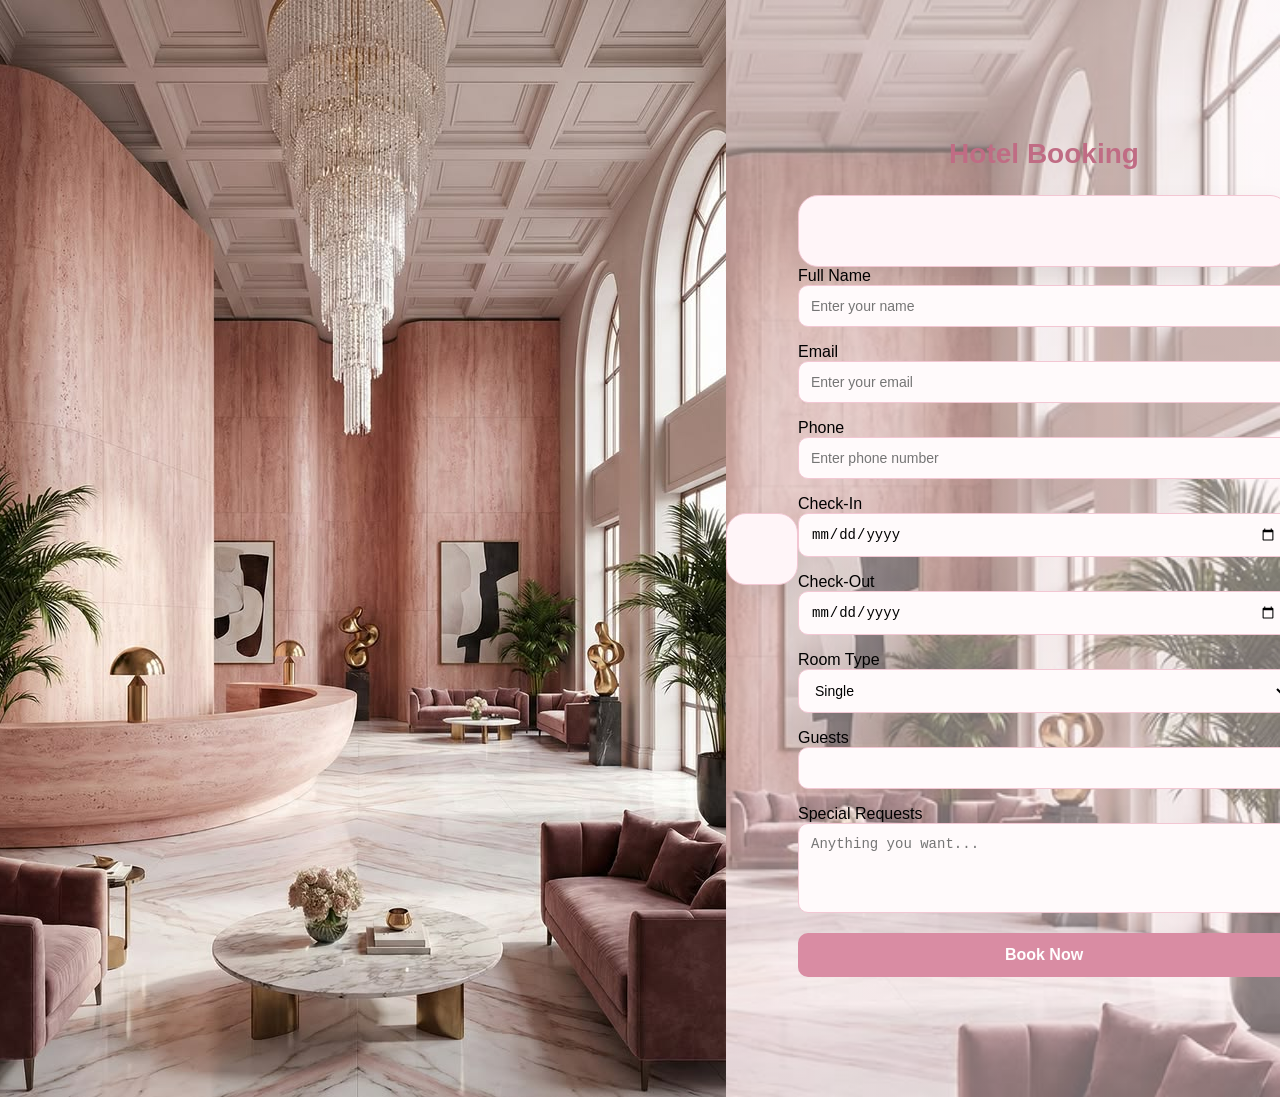
<file: frontend/index.html>
<!DOCTYPE html>
<html>
<head>
    <title>Hotel Booking</title>
    <link rel="stylesheet" href="style.css">
<img src="hotel.jpg" class="banner">
<form action="https://agreement-vanity-take.ngrok-free.dev/book" method="POST"></form>
</head>

<body>

<div class="container">

    <h1>Hotel Booking</h1>

    <form action="https://http://127.0.0.1:4040.ngrok-free.dev/book" method="POST">
    </form>

        <label>Full Name</label>
        <input type="text" name="full_name" placeholder="Enter your name" required>

        <label>Email</label>
        <input type="email" name="email" placeholder="Enter your email" required>

        <label>Phone</label>
        <input type="text" name="phone" placeholder="Enter phone number" required>

        <label>Check-In</label>
        <input type="date" name="check_in" required>

        <label>Check-Out</label>
        <input type="date" name="check_out" required>

        <label>Room Type</label>
        <select name="room_type">
            <option>Single</option>
            <option>Double</option>
            <option>Deluxe</option>
            <option>Suite</option>
        </select>

        <label>Guests</label>
        <input type="number" name="guests" min="1" max="10" required>

        <label>Special Requests</label>
        <textarea name="special_requests" placeholder="Anything you want..."></textarea>

        <button type="submit">Book Now</button>

    </form>

</div>

</body>
</html>
</file>
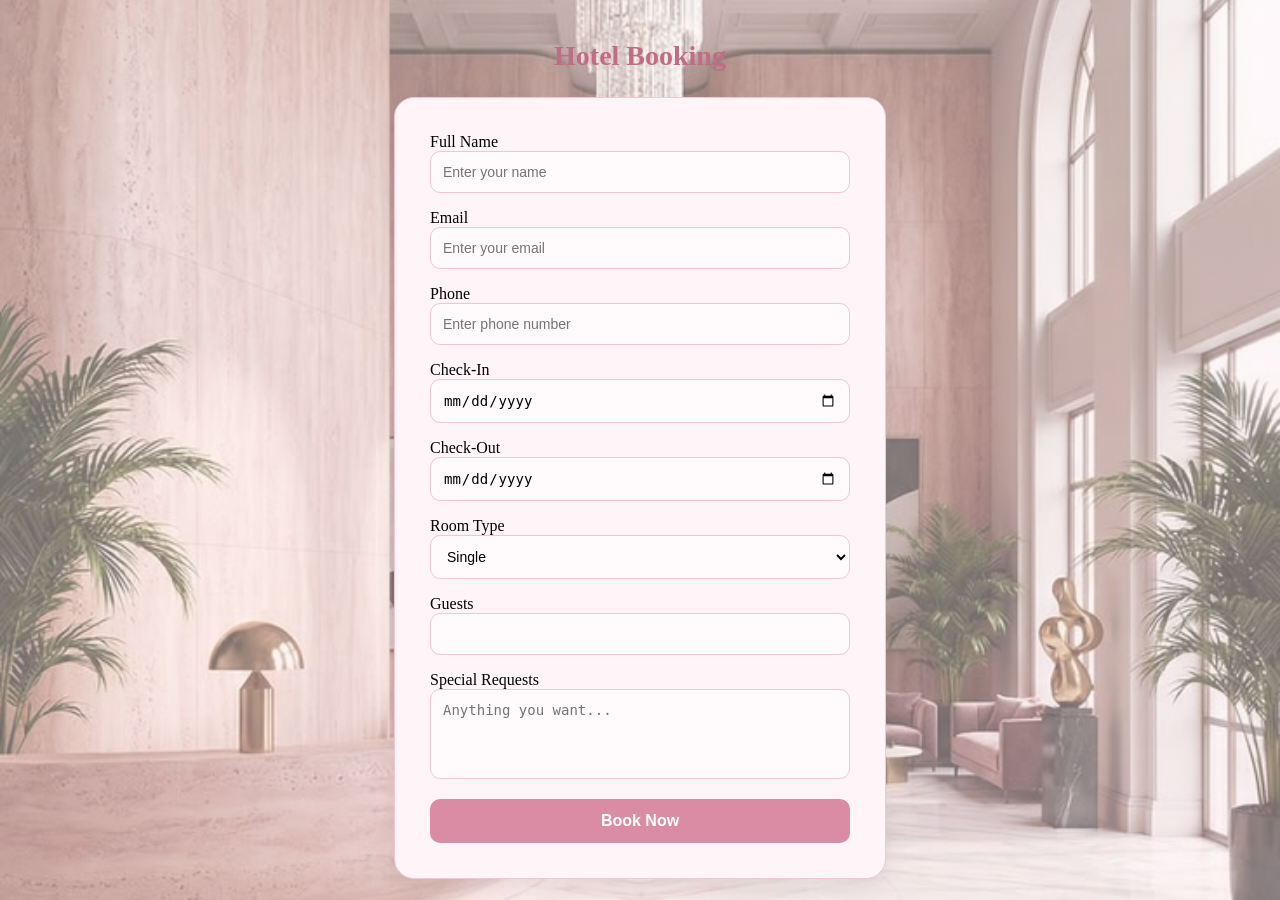
<file: templates/index.html>
<!DOCTYPE html>
<html>

<head>
    <title>Hotel Booking</title>
    <link rel="stylesheet" href="/static/style.css">
</head>

<body>

<div class="container">

    

    <h1>Hotel Booking</h1>

    <form action="/book" method="POST">

        <label>Full Name</label>
        <input type="text" name="full_name" placeholder="Enter your name" required>

        <label>Email</label>
        <input type="email" name="email" placeholder="Enter your email" required>

        <label>Phone</label>
        <input type="text" name="phone" placeholder="Enter phone number" required>

        <label>Check-In</label>
        <input type="date" name="check_in" required>

        <label>Check-Out</label>
        <input type="date" name="check_out" required>

        <label>Room Type</label>
        <select name="room_type">
            <option>Single</option>
            <option>Double</option>
            <option>Deluxe</option>
            <option>Suite</option>
        </select>

        <label>Guests</label>
        <input type="number" name="guests" min="1" max="10" required>

        <label>Special Requests</label>
        <textarea name="special_requests" placeholder="Anything you want..."></textarea>

        <button type="submit">Book Now</button>

    </form>

</div>

</body>
</html>
</file>
<file: frontend/style.css>
body {
    font-family: 'Segoe UI', Tahoma, Geneva, Verdana, sans-serif;

    background: 
    linear-gradient(rgba(253, 242, 245, 0.45), rgba(252, 231, 238, 0.45)),
    url("hotel.jpg");
    background-size: cover;
    background-position: center;
    background-repeat: no-repeat;

    display: flex;
    justify-content: center;
    align-items: center;
    min-height: 100vh;
    margin: 0;
}

form {
    background: #fff5f8;   /* soft pink card */
    width: 420px;
    padding: 35px;
    border-radius: 20px;

    border: 1px solid #f3c6d3;

    box-shadow: 0 10px 25px rgba(0, 0, 0, 0.08);

    transition: 0.3s ease;
}

form:hover {
    transform: translateY(-2px);
    box-shadow: 0 14px 30px rgba(0, 0, 0, 0.10);
}

h1 {
    text-align: center;
    color: #c06c84;
    margin-bottom: 25px;
    font-size: 28px;
}

input,
select,
textarea {
    width: 100%;
    padding: 12px;
    margin-bottom: 16px;
    border: 1px solid #f3c6d3;
    border-radius: 10px;
    font-size: 14px;
    background-color: #fffafb;
    box-sizing: border-box;
    transition: 0.3s;
}

input:focus,
select:focus,
textarea:focus {
    border-color: #d98ca3;
    outline: none;
    box-shadow: 0 0 5px rgba(217, 140, 163, 0.3);
}

textarea {
    resize: none;
    height: 90px;
}

button {
    width: 100%;
    padding: 13px;
    background: #d98ca3;
    color: white;
    border: none;
    border-radius: 10px;
    font-size: 16px;
    font-weight: 600;
    cursor: pointer;
    transition: 0.3s;
}

button:hover {
    background: #c06c84;
}
</file>
<file: static/style.css>
body {
    font-family: 'Times New Roman', Tahoma, Geneva, Verdana, sans-serif;

    background: 
    linear-gradient(rgba(253, 242, 245, 0.45), rgba(252, 231, 238, 0.45)),
    url("hotel.jpg");
    background-size: cover;
    background-position: center;
    background-repeat: no-repeat;

    display: flex;
    justify-content: center;
    align-items: center;
    min-height: 100vh;
    margin: 0;
}

form {
    background: #fff5f8;   /* soft pink card */
    width: 420px;
    padding: 35px;
    border-radius: 20px;

    border: 1px solid #f3c6d3;

    box-shadow: 0 10px 25px rgba(0, 0, 0, 0.08);

    transition: 0.3s ease;
}

form:hover {
    transform: translateY(-2px);
    box-shadow: 0 14px 30px rgba(0, 0, 0, 0.10);
}

h1 {
    text-align: center;
    color: #c06c84;
    margin-bottom: 25px;
    font-size: 28px;
}

input,
select,
textarea {
    width: 100%;
    padding: 12px;
    margin-bottom: 16px;
    border: 1px solid #f3c6d3;
    border-radius: 10px;
    font-size: 14px;
    background-color: #fffafb;
    box-sizing: border-box;
    transition: 0.3s;
}

input:focus,
select:focus,
textarea:focus {
    border-color: #d98ca3;
    outline: none;
    box-shadow: 0 0 5px rgba(217, 140, 163, 0.3);
}

textarea {
    resize: none;
    height: 90px;
}

button {
    width: 100%;
    padding: 13px;
    background: #d98ca3;
    color: white;
    border: none;
    border-radius: 10px;
    font-size: 16px;
    font-weight: 600;
    cursor: pointer;
    transition: 0.3s;
}

button:hover {
    background: #c06c84;
}
</file>
